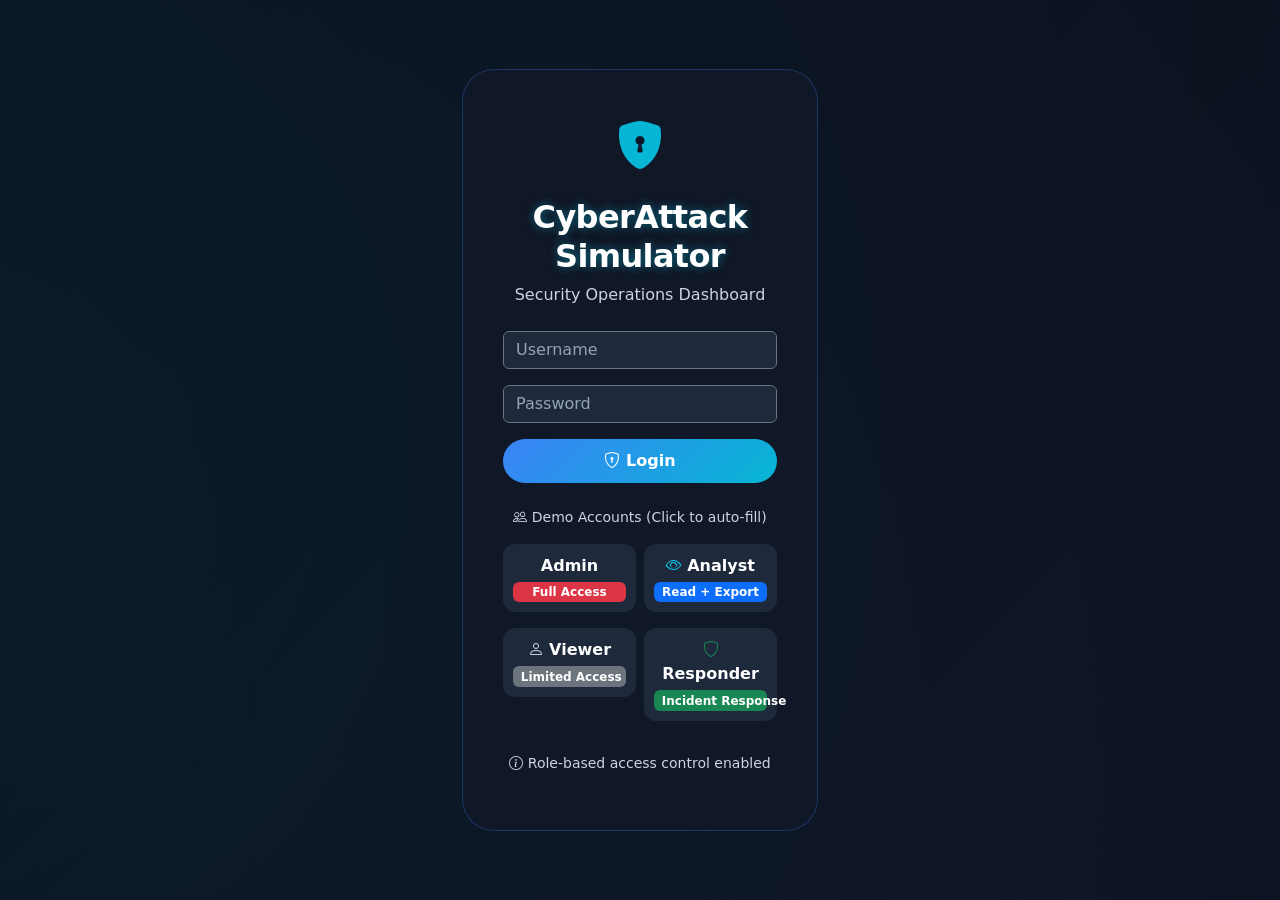
<file: Cyber Attack Simulation Dashboard/about.html>
<!DOCTYPE html>
<html lang="en">
<head>
    <meta charset="UTF-8">
    <meta name="viewport" content="width=device-width, initial-scale=1.0">
    <title>About | CyberAttack Simulator</title>
    <link href="https://cdn.jsdelivr.net/npm/bootstrap@5.3.0/dist/css/bootstrap.min.css" rel="stylesheet">
    <link rel="stylesheet" href="https://cdn.jsdelivr.net/npm/bootstrap-icons@1.11.3/font/bootstrap-icons.min.css">
    <link rel="stylesheet" href="style.css">
    <style>
        /* Additional white text fixes for about page */
        .card, .card-body, .card-header {
            color: #ffffff !important;
        }
        .text-muted, .text-secondary, small, .small {
            color: #cbd5e1 !important;
        }
        p, span, div, h1, h2, h3, h4, h5, h6, li, strong {
            color: #ffffff;
        }
        hr {
            border-color: #334155;
        }
        .stat-card p {
            color: #cbd5e1 !important;
        }
        .list-unstyled li {
            color: #cbd5e1 !important;
        }
        .list-unstyled li i {
            color: #10b981;
        }
        .badge {
            color: white;
        }
        .mitigation-card {
            background: linear-gradient(135deg, #1e293b, #0f172a);
            border-left: 4px solid;
            transition: transform 0.3s ease;
        }
        .mitigation-card:hover {
            transform: translateX(8px);
        }
        .mitigation-card.ddos { border-left-color: #ef4444; }
        .mitigation-card.sql { border-left-color: #f59e0b; }
        .mitigation-card.phishing { border-left-color: #8b5cf6; }
        .mitigation-card.malware { border-left-color: #ec489a; }
        .mitigation-card.ransomware { border-left-color: #ef4444; }
        .mitigation-card.mitm { border-left-color: #06b6d4; }
        
        .control-steps {
            background: #0f172a;
            border-radius: 12px;
            padding: 1rem;
            margin-bottom: 1rem;
        }
        .step-number {
            width: 30px;
            height: 30px;
            background: #3b82f6;
            border-radius: 50%;
            display: inline-flex;
            align-items: center;
            justify-content: center;
            margin-right: 12px;
            font-weight: bold;
        }
        .best-practice {
            background: rgba(16, 185, 129, 0.1);
            border-radius: 8px;
            padding: 0.75rem;
            margin-bottom: 0.5rem;
        }
    </style>
</head>
<body>
    <div class="container-fluid">
        <div class="row">
            <!-- Sidebar -->
            <div class="col-auto px-0 sidebar">
                <div class="d-flex flex-column p-3">
                    <div class="text-center mb-4 mt-2">
                        <i class="bi bi-bug-fill" style="font-size: 2rem; color: #06b6d4;"></i>
                        <h6 class="mt-2 text-white">CyberSec Lab</h6>
                    </div>
                    <nav class="nav flex-column">
                        <a class="nav-link" href="index.html"><i class="bi bi-speedometer2"></i> Dashboard</a>
                        <a class="nav-link" href="logs.html"><i class="bi bi-journal-text"></i> Logs</a>
                        <a class="nav-link" href="reports.html"><i class="bi bi-graph-up"></i> Reports</a>
                        <a class="nav-link" href="threat-map.html"><i class="bi bi-map"></i> Threat Map</a>
                        <a class="nav-link" href="settings.html"><i class="bi bi-gear"></i> Settings</a>
                        <a class="nav-link active" href="about.html"><i class="bi bi-info-circle"></i> About</a>
                        <hr class="border-secondary">
                        <a class="nav-link logout-btn" href="#"><i class="bi bi-box-arrow-right"></i> Logout</a>
                    </nav>
                </div>
            </div>
            
            <!-- Main Content -->
            <main class="col p-4">
                <!-- Page Header with Back Button -->
                <div class="page-header">
                    <h2 style="color: white;"><i class="bi bi-info-circle-fill me-2"></i>About & Security Guide</h2>
                    <div class="action-buttons">
                        <a href="index.html" class="back-button">
                            <i class="bi bi-arrow-left"></i> Back to Dashboard
                        </a>
                    </div>
                </div>
                
                <div class="row">
                    <div class="col-lg-12">
                        <div class="card text-center mb-4">
                            <div class="card-body p-5">
                                <div class="mb-4">
                                    <i class="bi bi-shield-lock-fill" style="font-size: 5rem; color: #06b6d4;"></i>
                                </div>
                                
                                <h1 class="glow-text mb-3" style="color: white;">CyberAttack Simulator</h1>
                                <h5 style="color: #cbd5e1;">Professional Security Operations Dashboard</h5>
                                
                                <div class="row mt-4">
                                    <div class="col-md-4">
                                        <div class="stat-card">
                                            <i class="bi bi-code-square" style="font-size: 2rem; color: #3b82f6;"></i>
                                            <h5 class="mt-2" style="color: white;">Version 2.0</h5>
                                            <p style="color: #cbd5e1;">Production Ready</p>
                                        </div>
                                    </div>
                                    <div class="col-md-4">
                                        <div class="stat-card">
                                            <i class="bi bi-calendar-check" style="font-size: 2rem; color: #10b981;"></i>
                                            <h5 class="mt-2" style="color: white;">2024 Release</h5>
                                            <p style="color: #cbd5e1;">Latest Security Standards</p>
                                        </div>
                                    </div>
                                    <div class="col-md-4">
                                        <div class="stat-card">
                                            <i class="bi bi-shield-check" style="font-size: 2rem; color: #f59e0b;"></i>
                                            <h5 class="mt-2" style="color: white;">Educational Tool</h5>
                                            <p style="color: #cbd5e1;">Learn Cyber Defense</p>
                                        </div>
                                    </div>
                                </div>
                            </div>
                        </div>
                    </div>
                </div>

                <!-- NEW SECTION: How to Control Attacks -->
                <div class="row mb-4">
                    <div class="col-12">
                        <div class="card">
                            <div class="card-header" style="color: white; background: linear-gradient(135deg, #1e293b, #0f172a);">
                                <i class="bi bi-shield-shaded me-2"></i> 
                                <strong>🛡️ Cyber Attack Mitigation Guide</strong>
                                <span class="badge bg-danger float-end">Learn to Defend</span>
                            </div>
                            <div class="card-body">
                                <p style="color: #cbd5e1; font-size: 1.1rem;">
                                    <i class="bi bi-info-circle-fill text-info"></i> 
                                    Understanding how to detect, prevent, and respond to cyber attacks is crucial for any security professional. 
                                    Below are comprehensive strategies to control and mitigate the most common cyber threats.
                                </p>
                                
                                <hr style="border-color: #334155;">
                                
                                <!-- Attack 1: DDoS -->
                                <div class="mitigation-card ddos p-3 mb-4">
                                    <h4 style="color: #ef4444;">
                                        <i class="bi bi-hdd-stack"></i> DDoS (Distributed Denial of Service) Attacks
                                    </h4>
                                    <p style="color: #cbd5e1;">Overwhelms systems with traffic, making services unavailable.</p>
                                    <div class="row">
                                        <div class="col-md-6">
                                            <div class="control-steps">
                                                <strong style="color: #10b981;"><i class="bi bi-check-circle"></i> Prevention Strategies:</strong>
                                                <ul class="mt-2">
                                                    <li style="color: #cbd5e1;">✅ Deploy Web Application Firewall (WAF)</li>
                                                    <li style="color: #cbd5e1;">✅ Use rate limiting and traffic filtering</li>
                                                    <li style="color: #cbd5e1;">✅ Implement CDN services (Cloudflare, Akamai)</li>
                                                    <li style="color: #cbd5e1;">✅ Configure network monitoring alerts</li>
                                                </ul>
                                            </div>
                                        </div>
                                        <div class="col-md-6">
                                            <div class="control-steps">
                                                <strong style="color: #f59e0b;"><i class="bi bi-tools"></i> Response Actions:</strong>
                                                <ul class="mt-2">
                                                    <li style="color: #cbd5e1;">🔧 Enable DDoS protection services</li>
                                                    <li style="color: #cbd5e1;">🔧 Scale up bandwidth/resources</li>
                                                    <li style="color: #cbd5e1;">🔧 Block malicious IP addresses</li>
                                                    <li style="color: #cbd5e1;">🔧 Activate emergency response plan</li>
                                                </ul>
                                            </div>
                                        </div>
                                    </div>
                                </div>
                                
                                <!-- Attack 2: SQL Injection -->
                                <div class="mitigation-card sql p-3 mb-4">
                                    <h4 style="color: #f59e0b;">
                                        <i class="bi bi-database"></i> SQL Injection Attacks
                                    </h4>
                                    <p style="color: #cbd5e1;">Injects malicious SQL code to manipulate databases.</p>
                                    <div class="row">
                                        <div class="col-md-6">
                                            <div class="control-steps">
                                                <strong style="color: #10b981;"><i class="bi bi-check-circle"></i> Prevention Strategies:</strong>
                                                <ul class="mt-2">
                                                    <li style="color: #cbd5e1;">✅ Use parameterized queries/Prepared statements</li>
                                                    <li style="color: #cbd5e1;">✅ Implement input validation & sanitization</li>
                                                    <li style="color: #cbd5e1;">✅ Use ORM frameworks (Entity Framework, Hibernate)</li>
                                                    <li style="color: #cbd5e1;">✅ Regular security code reviews</li>
                                                </ul>
                                            </div>
                                        </div>
                                        <div class="col-md-6">
                                            <div class="control-steps">
                                                <strong style="color: #f59e0b;"><i class="bi bi-tools"></i> Response Actions:</strong>
                                                <ul class="mt-2">
                                                    <li style="color: #cbd5e1;">🔧 Isolate compromised database</li>
                                                    <li style="color: #cbd5e1;">🔧 Restore from clean backup</li>
                                                    <li style="color: #cbd5e1;">🔧 Patch vulnerable code immediately</li>
                                                    <li style="color: #cbd5e1;">🔧 Audit database access logs</li>
                                                </ul>
                                            </div>
                                        </div>
                                    </div>
                                </div>
                                
                                <!-- Attack 3: Phishing -->
                                <div class="mitigation-card phishing p-3 mb-4">
                                    <h4 style="color: #8b5cf6;">
                                        <i class="bi bi-envelope-paper"></i> Phishing Attacks
                                    </h4>
                                    <p style="color: #cbd5e1;">Deceives users into revealing sensitive information.</p>
                                    <div class="row">
                                        <div class="col-md-6">
                                            <div class="control-steps">
                                                <strong style="color: #10b981;"><i class="bi bi-check-circle"></i> Prevention Strategies:</strong>
                                                <ul class="mt-2">
                                                    <li style="color: #cbd5e1;">✅ Employee security awareness training</li>
                                                    <li style="color: #cbd5e1;">✅ Implement email filtering & SPF/DKIM</li>
                                                    <li style="color: #cbd5e1;">✅ Use multi-factor authentication (MFA)</li>
                                                    <li style="color: #cbd5e1;">✅ Regular phishing simulation tests</li>
                                                </ul>
                                            </div>
                                        </div>
                                        <div class="col-md-6">
                                            <div class="control-steps">
                                                <strong style="color: #f59e0b;"><i class="bi bi-tools"></i> Response Actions:</strong>
                                                <ul class="mt-2">
                                                    <li style="color: #cbd5e1;">🔧 Report to security team immediately</li>
                                                    <li style="color: #cbd5e1;">🔧 Reset compromised credentials</li>
                                                    <li style="color: #cbd5e1;">🔧 Block malicious domains/URLs</li>
                                                    <li style="color: #cbd5e1;">🔧 Notify affected users</li>
                                                </ul>
                                            </div>
                                        </div>
                                    </div>
                                </div>
                                
                                <!-- Attack 4: Malware -->
                                <div class="mitigation-card malware p-3 mb-4">
                                    <h4 style="color: #ec489a;">
                                        <i class="bi bi-bug"></i> Malware Infections
                                    </h4>
                                    <p style="color: #cbd5e1;">Malicious software designed to damage or disrupt systems.</p>
                                    <div class="row">
                                        <div class="col-md-6">
                                            <div class="control-steps">
                                                <strong style="color: #10b981;"><i class="bi bi-check-circle"></i> Prevention Strategies:</strong>
                                                <ul class="mt-2">
                                                    <li style="color: #cbd5e1;">✅ Install & update antivirus/anti-malware</li>
                                                    <li style="color: #cbd5e1;">✅ Keep systems and software patched</li>
                                                    <li style="color: #cbd5e1;">✅ Restrict administrative privileges</li>
                                                    <li style="color: #cbd5e1;">✅ Application whitelisting</li>
                                                </ul>
                                            </div>
                                        </div>
                                        <div class="col-md-6">
                                            <div class="control-steps">
                                                <strong style="color: #f59e0b;"><i class="bi bi-tools"></i> Response Actions:</strong>
                                                <ul class="mt-2">
                                                    <li style="color: #cbd5e1;">🔧 Isolate infected systems from network</li>
                                                    <li style="color: #cbd5e1;">🔧 Run full system antivirus scan</li>
                                                    <li style="color: #cbd5e1;">🔧 Reinstall OS if necessary</li>
                                                    <li style="color: #cbd5e1;">🔧 Restore data from clean backups</li>
                                                </ul>
                                            </div>
                                        </div>
                                    </div>
                                </div>
                                
                                <!-- Attack 5: Ransomware -->
                                <div class="mitigation-card ransomware p-3 mb-4">
                                    <h4 style="color: #ef4444;">
                                        <i class="bi bi-lock"></i> Ransomware Attacks
                                    </h4>
                                    <p style="color: #cbd5e1;">Encrypts data and demands ransom for decryption.</p>
                                    <div class="row">
                                        <div class="col-md-6">
                                            <div class="control-steps">
                                                <strong style="color: #10b981;"><i class="bi bi-check-circle"></i> Prevention Strategies:</strong>
                                                <ul class="mt-2">
                                                    <li style="color: #cbd5e1;">✅ Regular offline/cloud backups (3-2-1 rule)</li>
                                                    <li style="color: #cbd5e1;">✅ Network segmentation</li>
                                                    <li style="color: #cbd5e1;">✅ Disable unnecessary services (RDP)</li>
                                                    <li style="color: #cbd5e1;">✅ Endpoint detection & response (EDR)</li>
                                                </ul>
                                            </div>
                                        </div>
                                        <div class="col-md-6">
                                            <div class="control-steps">
                                                <strong style="color: #f59e0b;"><i class="bi bi-tools"></i> Response Actions:</strong>
                                                <ul class="mt-2">
                                                    <li style="color: #cbd5e1;">🔧 DO NOT pay the ransom!</li>
                                                    <li style="color: #cbd5e1;">🔧 Disconnect infected systems immediately</li>
                                                    <li style="color: #cbd5e1;">🔧 Restore from clean backups</li>
                                                    <li style="color: #cbd5e1;">🔧 Report to law enforcement</li>
                                                </ul>
                                            </div>
                                        </div>
                                    </div>
                                </div>
                                
                                <!-- Attack 6: MITM -->
                                <div class="mitigation-card mitm p-3 mb-4">
                                    <h4 style="color: #06b6d4;">
                                        <i class="bi bi-wifi"></i> Man-in-the-Middle (MITM) Attacks
                                    </h4>
                                    <p style="color: #cbd5e1;">Intercepts communication between two parties.</p>
                                    <div class="row">
                                        <div class="col-md-6">
                                            <div class="control-steps">
                                                <strong style="color: #10b981;"><i class="bi bi-check-circle"></i> Prevention Strategies:</strong>
                                                <ul class="mt-2">
                                                    <li style="color: #cbd5e1;">✅ Use HTTPS/TLS encryption everywhere</li>
                                                    <li style="color: #cbd5e1;">✅ Avoid public/unsecured Wi-Fi</li>
                                                    <li style="color: #cbd5e1;">✅ Use VPN for remote access</li>
                                                    <li style="color: #cbd5e1;">✅ Implement certificate pinning</li>
                                                </ul>
                                            </div>
                                        </div>
                                        <div class="col-md-6">
                                            <div class="control-steps">
                                                <strong style="color: #f59e0b;"><i class="bi bi-tools"></i> Response Actions:</strong>
                                                <ul class="mt-2">
                                                    <li style="color: #cbd5e1;">🔧 Terminate suspicious connections</li>
                                                    <li style="color: #cbd5e1;">🔧 Rotate all session tokens/keys</li>
                                                    <li style="color: #cbd5e1;">🔧 Investigate network infrastructure</li>
                                                    <li style="color: #cbd5e1;">🔧 Update certificate authorities</li>
                                                </ul>
                                            </div>
                                        </div>
                                    </div>
                                </div>
                                
                                <hr style="border-color: #334155;">
                                
                                <!-- Best Practices Section -->
                                <h4 style="color: white; margin-top: 1rem;">
                                    <i class="bi bi-star-fill text-warning"></i> General Security Best Practices
                                </h4>
                                <div class="row mt-3">
                                    <div class="col-md-4">
                                        <div class="best-practice">
                                            <i class="bi bi-key text-success"></i>
                                            <strong>Strong Authentication</strong>
                                            <p class="small" style="color: #cbd5e1;">Use MFA, strong passwords, and password managers</p>
                                        </div>
                                    </div>
                                    <div class="col-md-4">
                                        <div class="best-practice">
                                            <i class="bi bi-arrow-repeat text-info"></i>
                                            <strong>Regular Updates</strong>
                                            <p class="small" style="color: #cbd5e1;">Keep all software and systems patched</p>
                                        </div>
                                    </div>
                                    <div class="col-md-4">
                                        <div class="best-practice">
                                            <i class="bi bi-hdd-stack-fill text-warning"></i>
                                            <strong>Backup Strategy</strong>
                                            <p class="small" style="color: #cbd5e1;">Follow 3-2-1 backup rule (3 copies, 2 media, 1 offsite)</p>
                                        </div>
                                    </div>
                                    <div class="col-md-4">
                                        <div class="best-practice">
                                            <i class="bi bi-person-badge text-primary"></i>
                                            <strong>Security Training</strong>
                                            <p class="small" style="color: #cbd5e1;">Regular employee cybersecurity awareness</p>
                                        </div>
                                    </div>
                                    <div class="col-md-4">
                                        <div class="best-practice">
                                            <i class="bi bi-shield-lock text-danger"></i>
                                            <strong>Network Security</strong>
                                            <p class="small" style="color: #cbd5e1;">Firewalls, IDS/IPS, and network segmentation</p>
                                        </div>
                                    </div>
                                    <div class="col-md-4">
                                        <div class="best-practice">
                                            <i class="bi bi-file-earmark-text text-secondary"></i>
                                            <strong>Incident Response Plan</strong>
                                            <p class="small" style="color: #cbd5e1;">Have a documented and tested response plan</p>
                                        </div>
                                    </div>
                                </div>
                                
                                <hr style="border-color: #334155;">
                                
                                <!-- Quick Reference Table -->
                                <h4 style="color: white;">
                                    <i class="bi bi-table"></i> Quick Response Reference
                                </h4>
                                <div class="table-responsive mt-3">
                                    <table class="table table-dark table-hover">
                                        <thead>
                                            <tr style="background: #1e293b;">
                                                <th>Attack Type</th>
                                                <th>Immediate Action</th>
                                                <th>Prevention Priority</th>
                                            </tr>
                                        </thead>
                                        <tbody>
                                            <tr><td>DDoS</td><td>Enable DDoS protection</td><td>High - Deploy WAF/CDN</td></tr>
                                            <tr><td>SQL Injection</td><td>Take DB offline</td><td>Critical - Parameterized queries</td></tr>
                                            <tr><td>Phishing</td><td>Reset credentials</td><td>High - User training</td></tr>
                                            <tr><td>Malware</td><td>Isolate system</td><td>Critical - Anti-malware</td></tr>
                                            <tr><td>Ransomware</td><td>Disconnect network</td><td>Critical - Backups</td></tr>
                                            <tr><td>MITM</td><td>Terminate connections</td><td>High - Encryption</td></tr>
                                        </tbody>
                                    </table>
                                </div>
                                
                                <div class="alert alert-success mt-4" style="background: #064e3b; border-color: #10b981;">
                                    <i class="bi bi-lightbulb"></i>
                                    <strong>Pro Tip:</strong> The best defense is a layered security approach (Defense in Depth). Never rely on a single security control!
                                </div>
                            </div>
                        </div>
                    </div>
                </div>
                
                <!-- Features Section (Original Content) -->
                <div class="row">
                    <div class="col-lg-6">
                        <div class="card">
                            <div class="card-header" style="color: white;">
                                <i class="bi bi-star-fill text-warning"></i> Features Included
                            </div>
                            <div class="card-body">
                                <ul class="list-unstyled">
                                    <li class="mb-2" style="color: #cbd5e1;"><i class="bi bi-check-circle-fill text-success me-2"></i> Real-time Attack Simulation Dashboard</li>
                                    <li class="mb-2" style="color: #cbd5e1;"><i class="bi bi-check-circle-fill text-success me-2"></i> Interactive Global Threat Map</li>
                                    <li class="mb-2" style="color: #cbd5e1;"><i class="bi bi-check-circle-fill text-success me-2"></i> Comprehensive Security Logs with Search</li>
                                    <li class="mb-2" style="color: #cbd5e1;"><i class="bi bi-check-circle-fill text-success me-2"></i> Automated Report Generation</li>
                                    <li class="mb-2" style="color: #cbd5e1;"><i class="bi bi-check-circle-fill text-success me-2"></i> Professional Dark Theme UI</li>
                                    <li class="mb-2" style="color: #cbd5e1;"><i class="bi bi-check-circle-fill text-success me-2"></i> Session Management & Authentication</li>
                                </ul>
                            </div>
                        </div>
                    </div>
                    
                    <div class="col-lg-6">
                        <div class="card">
                            <div class="card-header" style="color: white;">
                                <i class="bi bi-tools"></i> Technologies Used
                            </div>
                            <div class="card-body">
                                <div class="mt-2">
                                    <span class="badge bg-primary m-1">HTML5</span>
                                    <span class="badge bg-primary m-1">CSS3</span>
                                    <span class="badge bg-primary m-1">JavaScript ES6</span>
                                    <span class="badge bg-primary m-1">Bootstrap 5</span>
                                    <span class="badge bg-primary m-1">Chart.js</span>
                                    <span class="badge bg-primary m-1">Leaflet Maps</span>
                                </div>
                                <hr style="border-color: #334155;">
                                <p style="color: #cbd5e1;">
                                    <i class="bi bi-bug"></i> Academic Project Submission<br>
                                    Cyber Security Simulation Platform
                                </p>
                                <div class="mt-3">
                                    <a href="index.html" class="btn btn-cyber" style="color: white;">
                                        <i class="bi bi-speedometer2"></i> Go to Dashboard
                                    </a>
                                </div>
                            </div>
                        </div>
                    </div>
                </div>
            </main>
        </div>
    </div>
    
    <script src="js/auth.js"></script>
    <script src="js/script.js"></script>
    <script>
        AuthManager.requireAuth();
    </script>
</body>
</html>
</file>
<file: Cyber Attack Simulation Dashboard/style.css>
/* ============================================
   CYBERATTACK SIMULATION DASHBOARD - MAIN STYLES
   Professional Dark Theme | Cyber Security UI
   ============================================ */

:root {
    --bg-primary: #0a0e1a;
    --bg-secondary: #0f1322;
    --bg-card: #111827;
    --bg-sidebar: #080c18;
    --border-color: #1f2a4a;
    --text-primary: #f1f5f9;
    --text-secondary: #f1f5f9;
    --text-muted: #5b6b8c;
    --accent-cyan: #06b6d4;
    --accent-blue: #3b82f6;
    --accent-purple: #8b5cf6;
    --accent-red: #ef4444;
    --accent-orange: #f97316;
    --accent-green: #10b981;
    --accent-yellow: #f59e0b;
    --success: #10b981;
    --danger: #ef4444;
    --warning: #f59e0b;
    --info: #3b82f6;
    --glow-red: rgba(239, 68, 68, 0.3);
    --glow-blue: rgba(59, 130, 246, 0.3);
}

* {
    margin: 0;
    padding: 0;
    box-sizing: border-box;
}

body {
    font-family: 'Inter', 'Segoe UI', system-ui, -apple-system, sans-serif;
    background-color: var(--bg-primary);
    color: var(--text-primary);
    overflow-x: hidden;
}

/* Custom Scrollbar */
::-webkit-scrollbar {
    width: 6px;
    height: 6px;
}

::-webkit-scrollbar-track {
    background: var(--bg-secondary);
}

::-webkit-scrollbar-thumb {
    background: var(--border-color);
    border-radius: 10px;
}

::-webkit-scrollbar-thumb:hover {
    background: var(--accent-blue);
}

/* Typography */
h1, h2, h3, h4, h5, h6 {
    font-weight: 600;
    letter-spacing: -0.02em;
}

/* Sidebar Styles */
.sidebar {
    background: var(--bg-sidebar);
    min-height: 100vh;
    border-right: 1px solid var(--border-color);
    transition: all 0.3s ease;
    position: sticky;
    top: 0;
    z-index: 100;
}

.sidebar .nav-link {
    color: var(--text-secondary);
    font-weight: 500;
    padding: 12px 20px;
    margin: 4px 12px;
    border-radius: 12px;
    transition: all 0.2s ease;
}

.sidebar .nav-link i {
    width: 24px;
    margin-right: 12px;
    font-size: 1.2rem;
}

.sidebar .nav-link:hover {
    background: rgba(59, 130, 246, 0.15);
    color: var(--accent-blue);
    transform: translateX(4px);
}

.sidebar .nav-link.active {
    background: linear-gradient(135deg, rgba(59, 130, 246, 0.2), rgba(6, 182, 212, 0.1));
    color: var(--accent-cyan);
    border-left: 3px solid var(--accent-cyan);
}

/* Cards */
.card {
    background: var(--bg-card);
    border: 1px solid var(--border-color);
    border-radius: 20px;
    transition: all 0.3s ease;
    backdrop-filter: blur(4px);
}

.card:hover {
    transform: translateY(-2px);
    box-shadow: 0 8px 30px rgba(0, 0, 0, 0.4);
    border-color: rgba(59, 130, 246, 0.3);
}

.card-header {
    background: transparent;
    border-bottom: 1px solid var(--border-color);
    padding: 1rem 1.5rem;
    font-weight: 600;
}

/* Threat Indicators */
.threat-level {
    display: inline-block;
    width: 10px;
    height: 10px;
    border-radius: 50%;
    margin-right: 8px;
    animation: pulse 1.5s infinite;
}

.threat-critical {
    background: var(--danger);
    box-shadow: 0 0 8px var(--danger);
}

.threat-high {
    background: var(--accent-orange);
    box-shadow: 0 0 6px var(--accent-orange);
}

.threat-medium {
    background: var(--accent-yellow);
}

.threat-low {
    background: var(--accent-green);
}

@keyframes pulse {
    0%, 100% { opacity: 1; }
    50% { opacity: 0.5; }
}

/* Login Container */
.login-container {
    min-height: 100vh;
    background: linear-gradient(135deg, #0a0e1a 0%, #0f1322 100%);
    position: relative;
    overflow: hidden;
}

.login-container::before {
    content: '';
    position: absolute;
    width: 200%;
    height: 200%;
    background: radial-gradient(circle at 20% 50%, rgba(6, 182, 212, 0.08), transparent 70%);
    animation: rotate 30s linear infinite;
}

@keyframes rotate {
    from { transform: rotate(0deg); }
    to { transform: rotate(360deg); }
}

.login-card {
    background: rgba(17, 24, 39, 0.9);
    backdrop-filter: blur(20px);
    border: 1px solid rgba(59, 130, 246, 0.3);
    border-radius: 32px;
    padding: 2.5rem;
}

/* Tables */
.table {
    color: var(--text-primary);
    border-color: var(--border-color);
}

.table thead th {
    background: rgba(15, 19, 34, 0.8);
    border-bottom: 2px solid var(--accent-blue);
    font-weight: 600;
    color: var(--accent-cyan);
}

.table tbody tr {
    border-color: var(--border-color);
    transition: background 0.2s;
}

.table tbody tr:hover {
    background: rgba(59, 130, 246, 0.05);
}

/* Threat Map Container */
#threatMap {
    height: 500px;
    border-radius: 20px;
    border: 1px solid var(--border-color);
    background: #1a1f2e;
    z-index: 1;
}

/* Stats Cards */
.stat-card {
    background: linear-gradient(135deg, var(--bg-card) 0%, #0f172a 100%);
    border-radius: 24px;
    padding: 1.5rem;
    border: 1px solid var(--border-color);
    transition: all 0.3s;
}

.stat-card:hover {
    border-color: var(--accent-blue);
    box-shadow: 0 0 20px rgba(59, 130, 246, 0.2);
}

.stat-icon {
    width: 50px;
    height: 50px;
    background: rgba(59, 130, 246, 0.15);
    border-radius: 16px;
    display: flex;
    align-items: center;
    justify-content: center;
    font-size: 1.8rem;
}

/* Alert Animations */
.alert-item {
    animation: slideIn 0.3s ease;
    background: rgba(30, 41, 59, 0.8);
    border-left: 4px solid var(--danger);
    border-radius: 12px;
    padding: 1rem;
    margin-bottom: 0.75rem;
}

@keyframes slideIn {
    from {
        opacity: 0;
        transform: translateX(-20px);
    }
    to {
        opacity: 1;
        transform: translateX(0);
    }
}

/* Buttons */
.btn-cyber {
    background: linear-gradient(135deg, var(--accent-blue), var(--accent-cyan));
    border: none;
    color: white;
    font-weight: 600;
    padding: 10px 24px;
    border-radius: 40px;
    transition: all 0.3s;
}

.btn-cyber:hover {
    transform: scale(1.02);
    box-shadow: 0 0 15px rgba(59, 130, 246, 0.5);
    color: white;
}

.btn-outline-cyber {
    background: transparent;
    border: 1px solid var(--accent-blue);
    color: var(--accent-blue);
    border-radius: 40px;
    padding: 8px 20px;
    transition: all 0.3s;
}

.btn-outline-cyber:hover {
    background: var(--accent-blue);
    color: white;
    box-shadow: 0 0 12px rgba(59, 130, 246, 0.4);
}

/* Badges */
.badge-attack {
    background: rgba(239, 68, 68, 0.2);
    color: var(--danger);
    padding: 6px 12px;
    border-radius: 30px;
    font-weight: 500;
}

.badge-probe {
    background: rgba(245, 158, 11, 0.2);
    color: var(--warning);
}

.badge-malware {
    background: rgba(139, 92, 246, 0.2);
    color: var(--accent-purple);
}

/* Responsive */
@media (max-width: 768px) {
    .sidebar {
        min-height: auto;
        position: fixed;
        bottom: 0;
        width: 100%;
        z-index: 1000;
        flex-direction: row !important;
        overflow-x: auto;
    }
    
    .sidebar .nav {
        flex-direction: row !important;
    }
    
    .sidebar .nav-link {
        white-space: nowrap;
    }
    
    main {
        margin-bottom: 80px;
    }
}

/* Glow Effects */
.glow-text {
    text-shadow: 0 0 10px rgba(6, 182, 212, 0.5);
}

/* Loading Animation */
.loading-spinner {
    width: 40px;
    height: 40px;
    border: 3px solid var(--border-color);
    border-top-color: var(--accent-cyan);
    border-radius: 50%;
    animation: spin 1s linear infinite;
}

@keyframes spin {
    to { transform: rotate(360deg); }
}

/* ========== GLOBAL WHITE TEXT FIXES ========== */
/* This ensures ALL text across the entire dashboard is white */

body, .container-fluid, main, .col, .row {
    color: #ffffff;
}

.card, .card-body, .card-header {
    color: #ffffff !important;
}

.card-header {
    border-bottom-color: #334155 !important;
}

.stat-card, .stat-card * {
    color: #ffffff;
}

.stat-card p, .stat-card .text-muted {
    color: #cbd5e1 !important;
}

h1, h2, h3, h4, h5, h6, .h1, .h2, .h3, .h4, .h5, .h6 {
    color: #ffffff !important;
}

p, span, div, label, strong, b, .text-dark {
    color: #ffffff;
}

.text-muted, .text-secondary, small, .small {
    color: #cbd5e1 !important;
}

.alert-item {
    background: #1e293b;
    color: white;
}

.alert-item strong, .alert-item span, .alert-item small {
    color: white !important;
}

.table, .table td, .table th {
    color: #ffffff !important;
}

.form-control, .form-select {
    color: white !important;
    background-color: #1e293b !important;
}

.form-control::placeholder {
    color: #94a3b8 !important;
}

.btn {
    color: white;
}

.btn-cyber, .btn-outline-cyber {
    color: white;
}

.nav-link {
    color: #cbd5e1 !important;
}

.nav-link.active, .nav-link:hover {
    color: #06b6d4 !important;
}

/* Dashboard specific */
.stat-number {
    color: white !important;
    font-size: 2rem;
    font-weight: bold;
}

/* Chart text colors */
.chartjs-render-monitor {
    color: white !important;
}
</file>
